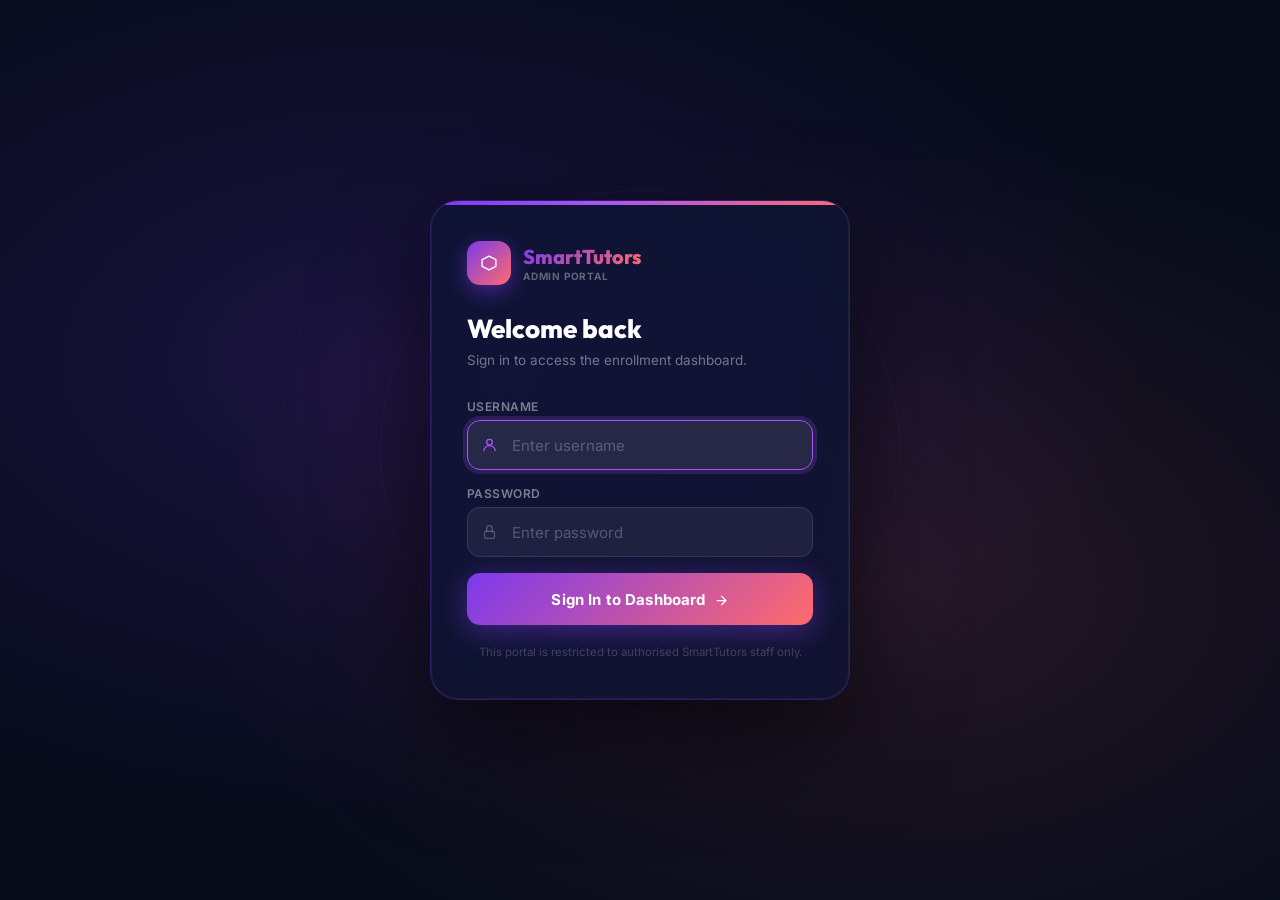
<file: admin.html>
<!DOCTYPE html>
<html lang="en" class="scroll-smooth">
<head>
  <meta charset="UTF-8" />
  <meta name="viewport" content="width=device-width, initial-scale=1.0" />
  <title>Admin Dashboard — SmartTutors.online</title>
  <meta name="description" content="SmartTutors internal admin panel for managing enrollment applications." />
  <meta name="robots" content="noindex, nofollow" />

  <!-- Google Fonts -->
  <link rel="preconnect" href="https://fonts.googleapis.com" />
  <link rel="preconnect" href="https://fonts.gstatic.com" crossorigin />
  <link href="https://fonts.googleapis.com/css2?family=Inter:wght@300;400;500;600;700&family=Outfit:wght@400;600;700;800&display=swap" rel="stylesheet" />

  <style>
    /* ════════════════════════════════════════════
       CSS TOKENS — matches main site design system
       ════════════════════════════════════════════ */
    :root {
      --violet:       #7C3AED;
      --violet-light: #A855F7;
      --coral:        #FF6B6B;
      --coral-light:  #FF8E8E;
      --navy:         #1E293B;
      --navy-dark:    #0f172a;
      --green:        #10B981;
      --green-dark:   #059669;
      --amber:        #F59E0B;
      --red:          #EF4444;
      --white:        #ffffff;
      --gradient:     linear-gradient(135deg, #7C3AED 0%, #FF6B6B 100%);
      --gradient-g:   linear-gradient(135deg, #059669, #10B981);
      --glass-bg:     rgba(255,255,255,0.78);
      --glass-border: rgba(255,255,255,0.5);
      --glass-shadow: 0 8px 32px rgba(31,38,135,0.12);
      --transition:   280ms cubic-bezier(0.16,1,0.3,1);
      --radius:       16px;
    }

    .dark {
      --glass-bg:     rgba(13,18,40,0.82);
      --glass-border: rgba(255,255,255,0.07);
      --glass-shadow: 0 8px 32px rgba(0,0,0,0.4);
    }

    *, *::before, *::after { box-sizing: border-box; margin: 0; padding: 0; }
    html { scroll-behavior: smooth; }

    body {
      font-family: 'Inter', sans-serif;
      -webkit-font-smoothing: antialiased;
      background: #f1f5f9;
      min-height: 100vh;
      color: var(--navy);
      transition: background 400ms, color 400ms;
    }

    .dark body, body.dark-mode {
      background: var(--navy-dark);
      color: rgba(255,255,255,0.88);
    }

    body.dark-applied {
      background: #060b1a;
      color: rgba(255,255,255,0.88);
    }

    /* ─── Scrollbar ─── */
    ::-webkit-scrollbar { width: 6px; height: 6px; }
    ::-webkit-scrollbar-track { background: transparent; }
    ::-webkit-scrollbar-thumb {
      background: linear-gradient(to bottom, #7C3AED, #FF6B6B);
      border-radius: 3px;
    }

    /* ─── Gradient text ─── */
    .gradient-text {
      background: var(--gradient);
      -webkit-background-clip: text;
      -webkit-text-fill-color: transparent;
      background-clip: text;
    }

    /* ════════════════════════════════════════════
       BACKGROUND BLOBS
       ════════════════════════════════════════════ */
    .page-bg {
      position: fixed;
      inset: 0;
      pointer-events: none;
      z-index: 0;
      overflow: hidden;
    }

    .bg-blob {
      position: absolute;
      border-radius: 50%;
      filter: blur(90px);
      animation: blobFloat 8s ease-in-out infinite;
    }

    .bg-blob-1 {
      width: 500px; height: 500px;
      background: rgba(124,58,237,0.1);
      top: -150px; left: -150px;
    }

    .bg-blob-2 {
      width: 400px; height: 400px;
      background: rgba(255,107,107,0.08);
      bottom: -100px; right: -100px;
      animation-delay: -3s;
    }

    .bg-blob-3 {
      width: 300px; height: 300px;
      background: rgba(16,185,129,0.06);
      top: 40%; left: 50%;
      animation-delay: -5s;
    }

    @keyframes blobFloat {
      0%, 100% { transform: translate(0,0) scale(1); }
      33%       { transform: translate(20px,-20px) scale(1.04); }
      66%       { transform: translate(-15px,15px) scale(0.97); }
    }

    /* ════════════════════════════════════════════
       LAYOUT
       ════════════════════════════════════════════ */
    .admin-wrap {
      position: relative;
      z-index: 1;
      max-width: 1280px;
      margin: 0 auto;
      padding: 32px 24px 64px;
    }

    @media (max-width: 768px) {
      .admin-wrap { padding: 20px 16px 48px; }
    }

    /* ════════════════════════════════════════════
       HEADER
       ════════════════════════════════════════════ */
    .admin-header {
      display: flex;
      align-items: center;
      justify-content: space-between;
      gap: 16px;
      flex-wrap: wrap;
      margin-bottom: 36px;
    }

    .admin-logo-row {
      display: flex;
      align-items: center;
      gap: 14px;
    }

    .admin-logo-icon {
      display: flex;
      align-items: center;
      justify-content: center;
      width: 48px;
      height: 48px;
      border-radius: 14px;
      background: var(--gradient);
      box-shadow: 0 6px 20px rgba(124,58,237,0.38);
      flex-shrink: 0;
    }

    .admin-title-block {}

    .admin-title {
      font-family: 'Outfit', sans-serif;
      font-size: 26px;
      font-weight: 800;
      line-height: 1.1;
    }

    .admin-subtitle {
      font-size: 13px;
      color: #64748b;
      margin-top: 2px;
    }

    .dark-applied .admin-subtitle { color: rgba(255,255,255,0.45); }

    /* ─── Header Actions ─── */
    .header-actions {
      display: flex;
      align-items: center;
      gap: 10px;
      flex-wrap: wrap;
    }

    .btn {
      display: inline-flex;
      align-items: center;
      gap: 7px;
      padding: 9px 18px;
      border-radius: 10px;
      font-family: 'Inter', sans-serif;
      font-size: 13px;
      font-weight: 600;
      cursor: pointer;
      border: none;
      transition: all var(--transition);
      white-space: nowrap;
      text-decoration: none;
    }

    .btn-ghost {
      background: rgba(124,58,237,0.06);
      color: var(--violet);
      border: 1.5px solid rgba(124,58,237,0.18);
    }

    .btn-ghost:hover {
      background: rgba(124,58,237,0.12);
      border-color: var(--violet);
      transform: translateY(-1px);
    }

    .btn-danger {
      background: rgba(239,68,68,0.07);
      color: var(--red);
      border: 1.5px solid rgba(239,68,68,0.18);
    }

    .btn-danger:hover {
      background: rgba(239,68,68,0.14);
      border-color: var(--red);
      transform: translateY(-1px);
    }

    .btn-primary {
      background: var(--gradient);
      color: white;
      box-shadow: 0 4px 16px rgba(124,58,237,0.36);
    }

    .btn-primary:hover {
      transform: translateY(-2px);
      box-shadow: 0 8px 24px rgba(124,58,237,0.48);
    }

    /* Theme toggle */
    .theme-toggle-btn {
      width: 38px;
      height: 38px;
      padding: 0;
      border-radius: 10px;
      border: 1.5px solid rgba(124,58,237,0.18);
      background: rgba(124,58,237,0.06);
      color: var(--violet);
      display: flex;
      align-items: center;
      justify-content: center;
      cursor: pointer;
      font-size: 18px;
      transition: all var(--transition);
    }

    .theme-toggle-btn:hover {
      background: rgba(124,58,237,0.12);
      transform: rotate(20deg);
    }

    /* ════════════════════════════════════════════
       STATS STRIP
       ════════════════════════════════════════════ */
    .stats-strip {
      display: grid;
      grid-template-columns: repeat(4, 1fr);
      gap: 16px;
      margin-bottom: 28px;
    }

    @media (max-width: 900px) { .stats-strip { grid-template-columns: repeat(2,1fr); } }
    @media (max-width: 480px) { .stats-strip { grid-template-columns: 1fr 1fr; gap: 10px; } }

    .stat-card {
      background: var(--glass-bg);
      backdrop-filter: blur(20px) saturate(180%);
      -webkit-backdrop-filter: blur(20px) saturate(180%);
      border: 1px solid var(--glass-border);
      border-radius: var(--radius);
      padding: 20px 22px;
      box-shadow: var(--glass-shadow);
      display: flex;
      align-items: center;
      gap: 14px;
      transition: transform var(--transition), box-shadow var(--transition);
    }

    .stat-card:hover {
      transform: translateY(-3px);
      box-shadow: 0 16px 40px rgba(124,58,237,0.12);
    }

    .stat-icon {
      width: 44px;
      height: 44px;
      border-radius: 12px;
      display: flex;
      align-items: center;
      justify-content: center;
      font-size: 20px;
      flex-shrink: 0;
    }

    .stat-icon-violet { background: linear-gradient(135deg, rgba(124,58,237,0.15), rgba(168,85,247,0.1)); }
    .stat-icon-coral  { background: linear-gradient(135deg, rgba(255,107,107,0.15), rgba(255,142,142,0.1)); }
    .stat-icon-green  { background: linear-gradient(135deg, rgba(16,185,129,0.15), rgba(5,150,105,0.1)); }
    .stat-icon-amber  { background: linear-gradient(135deg, rgba(245,158,11,0.15), rgba(217,119,6,0.1)); }

    .stat-body {}

    .stat-value {
      font-family: 'Outfit', sans-serif;
      font-size: 28px;
      font-weight: 800;
      line-height: 1;
      margin-bottom: 3px;
    }

    .stat-label {
      font-size: 12px;
      font-weight: 500;
      color: #64748b;
      text-transform: uppercase;
      letter-spacing: 0.05em;
    }

    .dark-applied .stat-label { color: rgba(255,255,255,0.45); }

    /* ════════════════════════════════════════════
       CONTROLS BAR
       ════════════════════════════════════════════ */
    .controls-bar {
      display: flex;
      align-items: center;
      gap: 12px;
      margin-bottom: 20px;
      flex-wrap: wrap;
    }

    .search-wrap {
      flex: 1;
      min-width: 200px;
      position: relative;
    }

    .search-icon {
      position: absolute;
      left: 14px;
      top: 50%;
      transform: translateY(-50%);
      color: #94a3b8;
      pointer-events: none;
    }

    .search-input {
      width: 100%;
      height: 42px;
      padding: 0 14px 0 42px;
      background: var(--glass-bg);
      backdrop-filter: blur(12px);
      -webkit-backdrop-filter: blur(12px);
      border: 1.5px solid rgba(124,58,237,0.14);
      border-radius: 10px;
      font-family: 'Inter', sans-serif;
      font-size: 14px;
      color: var(--navy);
      outline: none;
      transition: border-color var(--transition), box-shadow var(--transition);
    }

    .dark-applied .search-input {
      background: rgba(255,255,255,0.06);
      border-color: rgba(255,255,255,0.1);
      color: rgba(255,255,255,0.88);
    }

    .search-input::placeholder { color: #94a3b8; }

    .search-input:focus {
      border-color: var(--violet);
      box-shadow: 0 0 0 4px rgba(124,58,237,0.1);
    }

    .filter-select {
      height: 42px;
      padding: 0 36px 0 14px;
      background: var(--glass-bg);
      backdrop-filter: blur(12px);
      -webkit-backdrop-filter: blur(12px);
      border: 1.5px solid rgba(124,58,237,0.14);
      border-radius: 10px;
      font-family: 'Inter', sans-serif;
      font-size: 13px;
      font-weight: 500;
      color: var(--navy);
      outline: none;
      cursor: pointer;
      appearance: none;
      -webkit-appearance: none;
      background-image: url("data:image/svg+xml,%3Csvg xmlns='http://www.w3.org/2000/svg' width='12' height='12' viewBox='0 0 24 24' fill='none'%3E%3Cpath d='M6 9l6 6 6-6' stroke='%237C3AED' stroke-width='2' stroke-linecap='round' stroke-linejoin='round'/%3E%3C/svg%3E");
      background-repeat: no-repeat;
      background-position: right 12px center;
      transition: border-color var(--transition), box-shadow var(--transition);
    }

    .dark-applied .filter-select {
      background-color: rgba(255,255,255,0.06);
      border-color: rgba(255,255,255,0.1);
      color: rgba(255,255,255,0.88);
      color-scheme: dark;
    }

    .filter-select:focus {
      border-color: var(--violet);
      box-shadow: 0 0 0 4px rgba(124,58,237,0.1);
    }

    /* ════════════════════════════════════════════
       TABLE CONTAINER
       ════════════════════════════════════════════ */
    .table-glass {
      background: var(--glass-bg);
      backdrop-filter: blur(24px) saturate(180%);
      -webkit-backdrop-filter: blur(24px) saturate(180%);
      border: 1px solid var(--glass-border);
      border-radius: 20px;
      box-shadow: var(--glass-shadow), 0 0 0 1px rgba(255,255,255,0.4) inset;
      overflow: hidden;
    }

    .dark-applied .table-glass {
      box-shadow: var(--glass-shadow);
    }

    .table-header {
      display: flex;
      align-items: center;
      justify-content: space-between;
      padding: 20px 24px;
      border-bottom: 1px solid rgba(124,58,237,0.08);
      gap: 12px;
      flex-wrap: wrap;
    }

    .dark-applied .table-header { border-color: rgba(255,255,255,0.06); }

    .table-title {
      font-family: 'Outfit', sans-serif;
      font-size: 17px;
      font-weight: 700;
    }

    .table-count {
      display: inline-flex;
      align-items: center;
      padding: 3px 10px;
      background: rgba(124,58,237,0.08);
      border: 1px solid rgba(124,58,237,0.15);
      border-radius: 999px;
      font-size: 12px;
      font-weight: 700;
      color: var(--violet);
      margin-left: 10px;
    }

    .dark-applied .table-count {
      background: rgba(124,58,237,0.18);
      border-color: rgba(168,85,247,0.3);
      color: #C084FC;
    }

    /* ─── Table ─── */
    .table-scroll { overflow-x: auto; }

    table {
      width: 100%;
      border-collapse: collapse;
      font-size: 14px;
    }

    thead {
      background: rgba(124,58,237,0.04);
      border-bottom: 1px solid rgba(124,58,237,0.08);
    }

    .dark-applied thead {
      background: rgba(124,58,237,0.08);
      border-color: rgba(255,255,255,0.06);
    }

    th {
      padding: 13px 18px;
      text-align: left;
      font-size: 11px;
      font-weight: 700;
      letter-spacing: 0.07em;
      text-transform: uppercase;
      color: #64748b;
      white-space: nowrap;
      cursor: pointer;
      user-select: none;
      transition: color var(--transition);
    }

    .dark-applied th { color: rgba(255,255,255,0.4); }

    th:hover { color: var(--violet); }
    .dark-applied th:hover { color: #A855F7; }

    th .sort-icon {
      display: inline-block;
      margin-left: 4px;
      opacity: 0.4;
      transition: opacity var(--transition), transform var(--transition);
    }

    th.sort-asc  .sort-icon,
    th.sort-desc .sort-icon { opacity: 1; color: var(--violet); }
    th.sort-desc .sort-icon { transform: rotate(180deg); }

    tbody tr {
      border-bottom: 1px solid rgba(124,58,237,0.05);
      transition: background var(--transition);
      animation: rowFadeIn 0.3s ease forwards;
    }

    @keyframes rowFadeIn {
      from { opacity: 0; transform: translateX(-8px); }
      to   { opacity: 1; transform: translateX(0); }
    }

    .dark-applied tbody tr { border-color: rgba(255,255,255,0.04); }

    tbody tr:last-child { border-bottom: none; }

    tbody tr:hover {
      background: rgba(124,58,237,0.04);
    }

    .dark-applied tbody tr:hover { background: rgba(124,58,237,0.08); }

    td {
      padding: 16px 18px;
      vertical-align: top;
    }

    /* ─── Student Cell ─── */
    .student-cell {
      display: flex;
      align-items: center;
      gap: 12px;
      min-width: 160px;
    }

    .student-avatar {
      width: 38px;
      height: 38px;
      border-radius: 12px;
      background: var(--gradient);
      display: flex;
      align-items: center;
      justify-content: center;
      font-family: 'Outfit', sans-serif;
      font-size: 14px;
      font-weight: 700;
      color: white;
      flex-shrink: 0;
      box-shadow: 0 4px 12px rgba(124,58,237,0.3);
    }

    .student-name {
      font-weight: 600;
      color: var(--navy);
      line-height: 1.3;
    }

    .dark-applied .student-name { color: rgba(255,255,255,0.9); }

    .student-email {
      font-size: 12px;
      color: #94a3b8;
      margin-top: 2px;
    }

    /* ─── Level Badge ─── */
    .level-badge {
      display: inline-flex;
      align-items: center;
      padding: 5px 11px;
      border-radius: 8px;
      font-size: 12px;
      font-weight: 600;
      white-space: nowrap;
    }

    .level-o {
      background: linear-gradient(135deg, rgba(124,58,237,0.12), rgba(168,85,247,0.08));
      color: var(--violet);
      border: 1px solid rgba(124,58,237,0.2);
    }

    .level-a {
      background: linear-gradient(135deg, rgba(255,107,107,0.12), rgba(255,142,142,0.08));
      color: #e55;
      border: 1px solid rgba(255,107,107,0.2);
    }

    .dark-applied .level-o { background: rgba(124,58,237,0.2); border-color: rgba(168,85,247,0.3); color: #C084FC; }
    .dark-applied .level-a { background: rgba(255,107,107,0.15); border-color: rgba(255,107,107,0.25); color: #FCA5A5; }

    /* ─── Subject Tags ─── */
    .subject-tags {
      display: flex;
      flex-wrap: wrap;
      gap: 5px;
      min-width: 220px;
      max-width: 340px;
    }

    .subject-tag {
      display: inline-flex;
      align-items: center;
      padding: 3px 9px;
      background: rgba(124,58,237,0.07);
      border: 1px solid rgba(124,58,237,0.14);
      border-radius: 6px;
      font-size: 11px;
      font-weight: 500;
      color: #475569;
      white-space: nowrap;
      transition: all 0.18s ease;
    }

    .subject-tag:hover {
      background: rgba(124,58,237,0.14);
      color: var(--violet);
    }

    .dark-applied .subject-tag {
      background: rgba(124,58,237,0.12);
      border-color: rgba(168,85,247,0.2);
      color: rgba(255,255,255,0.65);
    }

    .dark-applied .subject-tag:hover {
      background: rgba(124,58,237,0.22);
      color: #C084FC;
    }

    /* ─── Date Cell ─── */
    .date-cell {
      white-space: nowrap;
      min-width: 110px;
    }

    .date-primary { font-size: 13px; font-weight: 500; color: var(--navy); }
    .dark-applied .date-primary { color: rgba(255,255,255,0.8); }
    .date-secondary { font-size: 11px; color: #94a3b8; margin-top: 2px; }

    /* ─── Actions Cell ─── */
    .actions-cell {
      display: flex;
      align-items: center;
      gap: 8px;
      min-width: 140px;
    }

    /* WhatsApp Button */
    .wa-btn {
      display: inline-flex;
      align-items: center;
      gap: 6px;
      padding: 9px 14px;
      background: linear-gradient(135deg, #25D366, #128C7E);
      color: white;
      font-size: 13px;
      font-weight: 600;
      border: none;
      border-radius: 10px;
      cursor: pointer;
      text-decoration: none;
      transition: transform var(--transition), box-shadow var(--transition);
      box-shadow: 0 3px 12px rgba(37,211,102,0.35);
      white-space: nowrap;
    }

    .wa-btn:hover {
      transform: translateY(-2px) scale(1.03);
      box-shadow: 0 6px 20px rgba(37,211,102,0.5);
    }

    .wa-btn:active { transform: scale(0.97); }

    /* Delete Button */
    .del-btn {
      display: flex;
      align-items: center;
      justify-content: center;
      width: 34px;
      height: 34px;
      background: rgba(239,68,68,0.07);
      border: 1.5px solid rgba(239,68,68,0.15);
      border-radius: 9px;
      color: #94a3b8;
      cursor: pointer;
      transition: all var(--transition);
    }

    .del-btn:hover {
      background: rgba(239,68,68,0.14);
      border-color: var(--red);
      color: var(--red);
      transform: scale(1.08);
    }

    /* ════════════════════════════════════════════
       EMPTY STATE
       ════════════════════════════════════════════ */
    .empty-state {
      display: flex;
      flex-direction: column;
      align-items: center;
      text-align: center;
      padding: 72px 32px;
      gap: 16px;
    }

    .empty-icon {
      width: 80px;
      height: 80px;
      border-radius: 24px;
      background: linear-gradient(135deg, rgba(124,58,237,0.1), rgba(255,107,107,0.08));
      border: 1px solid rgba(124,58,237,0.15);
      display: flex;
      align-items: center;
      justify-content: center;
      font-size: 36px;
      margin-bottom: 8px;
    }

    .empty-title {
      font-family: 'Outfit', sans-serif;
      font-size: 22px;
      font-weight: 700;
      color: var(--navy);
    }

    .dark-applied .empty-title { color: rgba(255,255,255,0.88); }

    .empty-sub {
      font-size: 14px;
      color: #64748b;
      max-width: 380px;
      line-height: 1.6;
    }

    .dark-applied .empty-sub { color: rgba(255,255,255,0.4); }

    .empty-link {
      display: inline-flex;
      align-items: center;
      gap: 7px;
      padding: 11px 22px;
      background: var(--gradient);
      color: white;
      font-size: 14px;
      font-weight: 600;
      border-radius: 11px;
      text-decoration: none;
      box-shadow: 0 4px 18px rgba(124,58,237,0.38);
      transition: transform var(--transition), box-shadow var(--transition);
    }

    .empty-link:hover {
      transform: translateY(-2px);
      box-shadow: 0 8px 26px rgba(124,58,237,0.5);
    }

    /* ════════════════════════════════════════════
       DELETE CONFIRM TOAST
       ════════════════════════════════════════════ */
    .toast {
      position: fixed;
      bottom: 28px;
      left: 50%;
      transform: translateX(-50%) translateY(80px);
      background: var(--navy);
      color: white;
      padding: 12px 20px;
      border-radius: 12px;
      font-size: 13px;
      font-weight: 500;
      display: flex;
      align-items: center;
      gap: 10px;
      box-shadow: 0 8px 30px rgba(0,0,0,0.25);
      z-index: 9999;
      transition: transform 0.35s cubic-bezier(0.16,1,0.3,1), opacity 0.35s ease;
      opacity: 0;
      min-width: 260px;
      justify-content: center;
    }

    .toast.show {
      transform: translateX(-50%) translateY(0);
      opacity: 1;
    }

    /* ════════════════════════════════════════════
       CONFIRM DIALOG
       ════════════════════════════════════════════ */
    .confirm-overlay {
      position: fixed;
      inset: 0;
      z-index: 8000;
      background: rgba(10,15,35,0.6);
      backdrop-filter: blur(10px);
      -webkit-backdrop-filter: blur(10px);
      display: flex;
      align-items: center;
      justify-content: center;
      padding: 20px;
      opacity: 0;
      transition: opacity 0.28s ease;
    }

    .confirm-overlay.show { opacity: 1; }
    .confirm-overlay[hidden] { display: none; }

    .confirm-card {
      background: var(--glass-bg);
      backdrop-filter: blur(30px);
      -webkit-backdrop-filter: blur(30px);
      border: 1px solid var(--glass-border);
      border-radius: 20px;
      padding: 32px;
      max-width: 400px;
      width: 100%;
      box-shadow: 0 30px 80px rgba(124,58,237,0.18);
      transform: scale(0.94);
      transition: transform 0.28s cubic-bezier(0.16,1,0.3,1);
      text-align: center;
    }

    .confirm-overlay.show .confirm-card { transform: scale(1); }

    .confirm-icon {
      font-size: 44px;
      margin-bottom: 16px;
    }

    .confirm-title {
      font-family: 'Outfit', sans-serif;
      font-size: 20px;
      font-weight: 700;
      margin-bottom: 10px;
      color: var(--navy);
    }

    .dark-applied .confirm-title { color: rgba(255,255,255,0.9); }

    .confirm-msg {
      font-size: 14px;
      color: #64748b;
      line-height: 1.6;
      margin-bottom: 24px;
    }

    .dark-applied .confirm-msg { color: rgba(255,255,255,0.5); }

    .confirm-actions {
      display: flex;
      gap: 10px;
      justify-content: center;
    }

    /* ════════════════════════════════════════════
       FOOTER
       ════════════════════════════════════════════ */
    .admin-footer {
      margin-top: 36px;
      text-align: center;
      font-size: 12px;
      color: #94a3b8;
    }

    .dark-applied .admin-footer { color: rgba(255,255,255,0.25); }

    .admin-footer a {
      color: var(--violet);
      text-decoration: none;
    }

    .admin-footer a:hover { text-decoration: underline; }

    /* ── Responsive ── */
    @media (max-width: 640px) {
      .admin-header { gap: 12px; }
      .header-actions { width: 100%; justify-content: flex-end; }
      .controls-bar { flex-direction: column; align-items: stretch; }
      .search-wrap { min-width: unset; }
      .filter-select { width: 100%; }
    }
    /* ════════════════════════════════════════════
       LOGIN WALL
       ════════════════════════════════════════════ */

    /* Dashboard hidden until authenticated */
    #admin-dashboard { display: none; }
    #admin-dashboard.auth-granted { display: block; }

    /* Full-screen login overlay */
    #login-wall {
      position: fixed;
      inset: 0;
      z-index: 9999;
      display: flex;
      align-items: center;
      justify-content: center;
      padding: 24px;
      background: radial-gradient(
        ellipse at 30% 40%,
        rgba(124,58,237,0.18) 0%, transparent 60%
      ),
      radial-gradient(
        ellipse at 70% 65%,
        rgba(255,107,107,0.12) 0%, transparent 55%
      ),
      #060b1a;
      transition: opacity 480ms cubic-bezier(0.16,1,0.3,1);
    }

    #login-wall.fade-out {
      opacity: 0;
      pointer-events: none;
    }

    /* Animated background particles on login */
    .login-bg-ring {
      position: absolute;
      border-radius: 50%;
      border: 1px solid rgba(124,58,237,0.15);
      animation: ringExpand 6s ease-in-out infinite;
      pointer-events: none;
    }
    .login-bg-ring:nth-child(1) { width:320px; height:320px; animation-delay:0s; }
    .login-bg-ring:nth-child(2) { width:520px; height:520px; animation-delay:-2s; opacity:.6; }
    .login-bg-ring:nth-child(3) { width:720px; height:720px; animation-delay:-4s; opacity:.3; }
    @keyframes ringExpand {
      0%, 100% { transform: scale(1); opacity: .15; }
      50%       { transform: scale(1.06); opacity: .08; }
    }

    /* Login card */
    .login-card {
      position: relative;
      z-index: 1;
      width: 100%;
      max-width: 420px;
      background: rgba(15, 20, 50, 0.85);
      backdrop-filter: blur(40px) saturate(180%);
      -webkit-backdrop-filter: blur(40px) saturate(180%);
      border: 1px solid rgba(124,58,237,0.28);
      border-radius: 28px;
      overflow: hidden;
      box-shadow:
        0 40px 100px rgba(0,0,0,0.6),
        0 0 0 1px rgba(255,255,255,0.05) inset;
    }

    /* Gradient top bar */
    .login-card::before {
      content: '';
      display: block;
      height: 4px;
      background: linear-gradient(90deg, #7C3AED, #A855F7 40%, #FF6B6B);
    }

    .login-inner {
      padding: 36px 36px 40px;
    }

    /* Logo */
    .login-logo {
      display: flex;
      align-items: center;
      gap: 12px;
      margin-bottom: 28px;
    }

    .login-logo-icon {
      width: 44px;
      height: 44px;
      border-radius: 13px;
      background: linear-gradient(135deg, #7C3AED, #FF6B6B);
      display: flex;
      align-items: center;
      justify-content: center;
      box-shadow: 0 6px 20px rgba(124,58,237,0.5);
      flex-shrink: 0;
    }

    .login-logo-text {
      font-family: 'Outfit', sans-serif;
      font-size: 20px;
      font-weight: 800;
      background: linear-gradient(135deg, #7C3AED, #FF6B6B);
      -webkit-background-clip: text;
      -webkit-text-fill-color: transparent;
      background-clip: text;
    }

    .login-logo-badge {
      font-size: 10px;
      font-weight: 700;
      letter-spacing: 0.08em;
      text-transform: uppercase;
      color: rgba(255,255,255,0.35);
      margin-top: 1px;
    }

    /* Heading */
    .login-heading {
      font-family: 'Outfit', sans-serif;
      font-size: 26px;
      font-weight: 800;
      color: white;
      line-height: 1.2;
      margin-bottom: 6px;
    }

    .login-subheading {
      font-size: 13.5px;
      color: rgba(255,255,255,0.42);
      margin-bottom: 28px;
      line-height: 1.55;
    }

    /* Fields */
    .login-field {
      display: flex;
      flex-direction: column;
      gap: 6px;
      margin-bottom: 16px;
    }

    .login-label {
      font-size: 12px;
      font-weight: 600;
      letter-spacing: 0.04em;
      text-transform: uppercase;
      color: rgba(255,255,255,0.45);
    }

    .login-input-wrap {
      position: relative;
    }

    .login-input-icon {
      position: absolute;
      left: 14px;
      top: 50%;
      transform: translateY(-50%);
      color: rgba(255,255,255,0.25);
      pointer-events: none;
      transition: color 0.25s ease;
    }

    .login-input {
      width: 100%;
      height: 50px;
      padding: 0 16px 0 44px;
      background: rgba(255,255,255,0.06);
      border: 1.5px solid rgba(255,255,255,0.1);
      border-radius: 13px;
      font-family: 'Inter', sans-serif;
      font-size: 15px;
      color: white;
      outline: none;
      transition: border-color 0.25s ease, box-shadow 0.25s ease, background 0.25s ease;
      -webkit-appearance: none;
    }

    .login-input::placeholder { color: rgba(255,255,255,0.25); }

    .login-input:focus {
      border-color: #A855F7;
      box-shadow: 0 0 0 4px rgba(168,85,247,0.18);
      background: rgba(255,255,255,0.09);
    }

    .login-input:focus + .login-input-icon,
    .login-input-wrap:focus-within .login-input-icon {
      color: #A855F7;
    }

    .login-input.error {
      border-color: #ef4444;
      box-shadow: 0 0 0 4px rgba(239,68,68,0.15);
    }

    /* Error message */
    .login-error {
      display: flex;
      align-items: center;
      gap: 8px;
      padding: 11px 14px;
      background: rgba(239,68,68,0.1);
      border: 1px solid rgba(239,68,68,0.25);
      border-radius: 10px;
      font-size: 13px;
      font-weight: 500;
      color: #f87171;
      margin-bottom: 16px;
      animation: loginShake 0.38s ease-out;
    }

    .login-error[hidden] { display: none; }

    @keyframes loginShake {
      0%  { transform: translateX(0); }
      15% { transform: translateX(-8px); }
      30% { transform: translateX(8px); }
      45% { transform: translateX(-5px); }
      60% { transform: translateX(5px); }
      75% { transform: translateX(-2px); }
      100%{ transform: translateX(0); }
    }

    /* Submit */
    .login-btn {
      width: 100%;
      height: 52px;
      display: flex;
      align-items: center;
      justify-content: center;
      gap: 10px;
      background: linear-gradient(135deg, #7C3AED, #FF6B6B);
      color: white;
      font-family: 'Inter', sans-serif;
      font-size: 15px;
      font-weight: 700;
      border: none;
      border-radius: 13px;
      cursor: pointer;
      position: relative;
      overflow: hidden;
      transition: transform 0.25s ease, box-shadow 0.25s ease;
      box-shadow: 0 6px 28px rgba(124,58,237,0.45);
      margin-top: 4px;
      letter-spacing: 0.01em;
    }

    .login-btn::before {
      content: '';
      position: absolute;
      inset: 0;
      background: linear-gradient(135deg, rgba(255,255,255,0.15), transparent);
      opacity: 0;
      transition: opacity 0.25s ease;
    }

    .login-btn:hover { transform: translateY(-2px); box-shadow: 0 10px 36px rgba(124,58,237,0.6); }
    .login-btn:hover::before { opacity: 1; }
    .login-btn:active { transform: scale(0.98); }

    .login-btn:disabled {
      opacity: 0.6;
      cursor: not-allowed;
      transform: none;
    }

    /* Login spinner */
    .login-spinner {
      display: none;
      width: 20px;
      height: 20px;
      border: 2.5px solid rgba(255,255,255,0.3);
      border-top-color: white;
      border-radius: 50%;
      animation: spin 0.7s linear infinite;
    }

    .login-btn.loading .login-btn-text { display: none; }
    .login-btn.loading .login-spinner   { display: block; }

    @keyframes spin { to { transform: rotate(360deg); } }

    /* Footer note */
    .login-footer-note {
      text-align: center;
      font-size: 11.5px;
      color: rgba(255,255,255,0.2);
      margin-top: 20px;
    }

    /* ── Logout button in admin header ── */
    .btn-logout {
      background: rgba(239,68,68,0.07);
      color: #f87171;
      border: 1.5px solid rgba(239,68,68,0.2);
    }
    .btn-logout:hover {
      background: rgba(239,68,68,0.15);
      border-color: #ef4444;
      transform: translateY(-1px);
    }

  </style>
</head>

<body id="admin-body">

  <!-- ══ LOGIN WALL ══ -->
  <div id="login-wall" role="dialog" aria-modal="true" aria-label="Admin Login">
    <!-- Decorative rings -->
    <div class="login-bg-ring"></div>
    <div class="login-bg-ring"></div>
    <div class="login-bg-ring"></div>

    <div class="login-card">
      <div class="login-inner">

        <!-- Logo -->
        <div class="login-logo">
          <div class="login-logo-icon" aria-hidden="true">
            <svg width="22" height="22" viewBox="0 0 32 32" fill="none">
              <path d="M16 6L6 11V21L16 26L26 21V11L16 6Z" stroke="white" stroke-width="2" stroke-linejoin="round"/>
            </svg>
          </div>
          <div>
            <div class="login-logo-text">SmartTutors</div>
            <div class="login-logo-badge">Admin Portal</div>
          </div>
        </div>

        <h1 class="login-heading">Welcome back</h1>
        <p class="login-subheading">Sign in to access the enrollment dashboard.</p>

        <!-- Error message -->
        <div id="login-error" class="login-error" role="alert" hidden>
          <svg width="16" height="16" viewBox="0 0 24 24" fill="none"><circle cx="12" cy="12" r="10" stroke="currentColor" stroke-width="1.8"/><path d="M12 8v4M12 16h.01" stroke="currentColor" stroke-width="2" stroke-linecap="round"/></svg>
          Invalid credentials. Please try again.
        </div>

        <!-- Login Form -->
        <form id="login-form" novalidate autocomplete="off">

          <div class="login-field">
            <label class="login-label" for="login-username">Username</label>
            <div class="login-input-wrap">
              <input
                type="text"
                id="login-username"
                class="login-input"
                placeholder="Enter username"
                autocomplete="username"
                autocorrect="off"
                autocapitalize="none"
                spellcheck="false"
                required
              />
              <svg class="login-input-icon" width="17" height="17" viewBox="0 0 24 24" fill="none"><circle cx="12" cy="8" r="4" stroke="currentColor" stroke-width="1.8"/><path d="M4 20c0-4 3.6-7 8-7s8 3 8 7" stroke="currentColor" stroke-width="1.8" stroke-linecap="round"/></svg>
            </div>
          </div>

          <div class="login-field">
            <label class="login-label" for="login-password">Password</label>
            <div class="login-input-wrap">
              <input
                type="password"
                id="login-password"
                class="login-input"
                placeholder="Enter password"
                autocomplete="current-password"
                required
              />
              <svg class="login-input-icon" width="17" height="17" viewBox="0 0 24 24" fill="none"><rect x="5" y="11" width="14" height="10" rx="2" stroke="currentColor" stroke-width="1.8"/><path d="M8 11V7a4 4 0 018 0v4" stroke="currentColor" stroke-width="1.8" stroke-linecap="round"/></svg>
            </div>
          </div>

          <button type="submit" id="login-btn" class="login-btn">
            <div class="login-spinner"></div>
            <span class="login-btn-text">
              Sign In to Dashboard
              <svg width="15" height="15" viewBox="0 0 24 24" fill="none" style="display:inline;margin-left:4px;vertical-align:middle"><path d="M5 12h14M12 5l7 7-7 7" stroke="white" stroke-width="2" stroke-linecap="round" stroke-linejoin="round"/></svg>
            </span>
          </button>

        </form>

        <p class="login-footer-note">This portal is restricted to authorised SmartTutors staff only.</p>
      </div>
    </div>
  </div>

  <!-- ══ DASHBOARD (hidden until authenticated) ══ -->
  <div id="admin-dashboard">

  <!-- Background blobs -->
  <div class="page-bg" aria-hidden="true">
    <div class="bg-blob bg-blob-1"></div>
    <div class="bg-blob bg-blob-2"></div>
    <div class="bg-blob bg-blob-3"></div>
  </div>

  <div class="admin-wrap">

    <!-- ══ HEADER ══ -->
    <header class="admin-header">
      <div class="admin-logo-row">
        <div class="admin-logo-icon" aria-hidden="true">
          <svg width="26" height="26" viewBox="0 0 32 32" fill="none">
            <path d="M16 6L6 11V21L16 26L26 21V11L16 6Z" stroke="white" stroke-width="2" stroke-linejoin="round"/>
            <path d="M16 6V26M6 11L26 21M26 11L6 21" stroke="white" stroke-width="1" stroke-opacity="0.4"/>
          </svg>
        </div>
        <div class="admin-title-block">
          <h1 class="admin-title"><span class="gradient-text">SmartTutors</span> Admin</h1>
          <p class="admin-subtitle" id="admin-subtitle">Enrollment Applications Dashboard</p>
        </div>
      </div>

      <div class="header-actions">
        <button class="btn btn-ghost" id="export-btn" title="Export as JSON">
          <svg width="14" height="14" viewBox="0 0 24 24" fill="none"><path d="M21 15v4a2 2 0 01-2 2H5a2 2 0 01-2-2v-4M7 10l5 5 5-5M12 15V3" stroke="currentColor" stroke-width="2" stroke-linecap="round" stroke-linejoin="round"/></svg>
          Export JSON
        </button>
        <button class="btn btn-danger" id="clear-btn" title="Clear all records">
          <svg width="14" height="14" viewBox="0 0 24 24" fill="none"><path d="M3 6h18M8 6V4h8v2M19 6l-1 14H6L5 6" stroke="currentColor" stroke-width="2" stroke-linecap="round" stroke-linejoin="round"/></svg>
          Clear All
        </button>
        <button class="theme-toggle-btn" id="theme-toggle" aria-label="Toggle dark mode" title="Toggle dark mode">☀️</button>
    <!-- Logout button injected dynamically by JS -->
    <a href="index.html" class="btn btn-primary" id="back-to-site-btn">
      <svg width="14" height="14" viewBox="0 0 24 24" fill="none"><path d="M10 19l-7-7 7-7M21 12H3" stroke="white" stroke-width="2" stroke-linecap="round" stroke-linejoin="round"/></svg>
      Back to Site
    </a>
      </div>
    </header>

    <!-- ══ STATS ══ -->
    <div class="stats-strip" id="stats-strip">
      <div class="stat-card">
        <div class="stat-icon stat-icon-violet">📋</div>
        <div class="stat-body">
          <div class="stat-value gradient-text" id="stat-total">0</div>
          <div class="stat-label">Total Applications</div>
        </div>
      </div>
      <div class="stat-card">
        <div class="stat-icon stat-icon-coral">🎓</div>
        <div class="stat-body">
          <div class="stat-value" id="stat-olevel" style="background: linear-gradient(135deg,#7C3AED,#A855F7);-webkit-background-clip:text;-webkit-text-fill-color:transparent;background-clip:text">0</div>
          <div class="stat-label">O Level / IGCSE</div>
        </div>
      </div>
      <div class="stat-card">
        <div class="stat-icon stat-icon-green">🏆</div>
        <div class="stat-body">
          <div class="stat-value" id="stat-alevel" style="background: linear-gradient(135deg,#FF6B6B,#FF8E8E);-webkit-background-clip:text;-webkit-text-fill-color:transparent;background-clip:text">0</div>
          <div class="stat-label">AS &amp; A Level</div>
        </div>
      </div>
      <div class="stat-card">
        <div class="stat-icon stat-icon-amber">📚</div>
        <div class="stat-body">
          <div class="stat-value" id="stat-subjects" style="background: linear-gradient(135deg,#F59E0B,#D97706);-webkit-background-clip:text;-webkit-text-fill-color:transparent;background-clip:text">0</div>
          <div class="stat-label">Avg Subjects / Student</div>
        </div>
      </div>
    </div>

    <!-- ══ CONTROLS BAR ══ -->
    <div class="controls-bar">
      <div class="search-wrap">
        <span class="search-icon">
          <svg width="16" height="16" viewBox="0 0 24 24" fill="none"><circle cx="11" cy="11" r="8" stroke="currentColor" stroke-width="2"/><path d="M21 21l-4.35-4.35" stroke="currentColor" stroke-width="2" stroke-linecap="round"/></svg>
        </span>
        <input
          type="search"
          id="search-input"
          class="search-input"
          placeholder="Search by name, email, subject…"
          aria-label="Search applications"
        />
      </div>
      <select id="level-filter" class="filter-select" aria-label="Filter by level">
        <option value="">All Levels</option>
        <option value="o-level">O Level / IGCSE</option>
        <option value="a-level">AS &amp; A Level</option>
      </select>
    </div>

    <!-- ══ TABLE ══ -->
    <div class="table-glass">
      <div class="table-header">
        <div>
          <span class="table-title">Enrollment Applications</span>
          <span class="table-count" id="table-count">0</span>
        </div>
        <div style="font-size:12px;color:#94a3b8;" id="last-updated"></div>
      </div>

      <!-- Table or empty state injected here -->
      <div id="table-body"></div>
    </div>

    <!-- ══ FOOTER ══ -->
    <footer class="admin-footer">
      <p>SmartTutors.online Admin Panel &nbsp;·&nbsp; Data stored in browser localStorage &nbsp;·&nbsp; <a href="index.html">Return to public site →</a></p>
    </footer>

  </div><!-- /admin-wrap -->


  </div><!-- /admin-dashboard -->

  <!-- ══ DELETE CONFIRM DIALOG ══ -->
  <div class="confirm-overlay" id="confirm-overlay" hidden>
    <div class="confirm-card">
      <div class="confirm-icon">🗑️</div>
      <h2 class="confirm-title">Delete Application?</h2>
      <p class="confirm-msg" id="confirm-msg">This will permanently remove the enrollment record. This action cannot be undone.</p>
      <div class="confirm-actions">
        <button class="btn btn-ghost" id="confirm-cancel">Cancel</button>
        <button class="btn btn-danger" id="confirm-delete">Yes, Delete</button>
      </div>
    </div>
  </div>

  <!-- ══ TOAST ══ -->
  <div class="toast" id="toast" role="status" aria-live="polite"></div>


  <script>
    'use strict';

    /* ═══════════════════════════════════════════════
       STORE — reads/writes st_enrollments in localStorage
       ═══════════════════════════════════════════════ */
    const STORAGE_KEY = 'st_enrollments';

    const LEVEL_LABELS = {
      'o-level': 'Cambridge O Level / IGCSE',
      'a-level': 'Cambridge International AS & A Level',
    };

    const SUBJECT_LABELS = {
      'english':             'English Language',
      'mathematics':         'Mathematics',
      'physics':             'Physics',
      'chemistry':           'Chemistry',
      'biology':             'Biology',
      'cs':                  'Computer Science',
      'it':                  'Information Technology',
      'economics':           'Economics',
      'business':            'Business Studies',
      'accounting':          'Accounting',
      'pakistan-studies':    'Pakistan Studies',
      'islamiyat':           'Islamiyat',
      'global-perspectives': 'Global Perspectives',
    };

    function getAll() {
      try {
        const raw = JSON.parse(localStorage.getItem(STORAGE_KEY) || '[]');
        return Array.isArray(raw) ? raw : [];
      } catch { return []; }
    }

    function deleteById(id) {
      const filtered = getAll().filter(r => r.id !== id);
      localStorage.setItem(STORAGE_KEY, JSON.stringify(filtered));
    }

    function clearAll() {
      localStorage.removeItem(STORAGE_KEY);
    }

    /* ═══════════════════════════════════════════════
       DARK MODE
       ═══════════════════════════════════════════════ */
    const body       = document.getElementById('admin-body');
    const themeBtn   = document.getElementById('theme-toggle');
    let   darkMode   = localStorage.getItem('st-theme') === 'dark' ||
                       (!localStorage.getItem('st-theme') && window.matchMedia('(prefers-color-scheme: dark)').matches);

    function applyTheme() {
      body.classList.toggle('dark-applied', darkMode);
      themeBtn.textContent = darkMode ? '☀️' : '🌙';
    }

    themeBtn.addEventListener('click', () => {
      darkMode = !darkMode;
      localStorage.setItem('st-theme', darkMode ? 'dark' : 'light');
      applyTheme();
    });

    applyTheme();

    /* ═══════════════════════════════════════════════
       TOAST
       ═══════════════════════════════════════════════ */
    const toastEl = document.getElementById('toast');
    let   toastTimer;

    function showToast(msg, emoji = '✅') {
      clearTimeout(toastTimer);
      toastEl.innerHTML = `<span>${emoji}</span> ${msg}`;
      toastEl.classList.add('show');
      toastTimer = setTimeout(() => toastEl.classList.remove('show'), 3200);
    }

    /* ═══════════════════════════════════════════════
       CONFIRM DIALOG
       ═══════════════════════════════════════════════ */
    const overlay      = document.getElementById('confirm-overlay');
    const confirmMsg   = document.getElementById('confirm-msg');
    const cancelBtn    = document.getElementById('confirm-cancel');
    const deleteBtn    = document.getElementById('confirm-delete');
    let   pendingDelete = null;

    function showConfirm(id, name) {
      pendingDelete = id;
      confirmMsg.textContent = `This will permanently remove ${name}'s enrollment record. This action cannot be undone.`;
      overlay.hidden = false;
      requestAnimationFrame(() => { requestAnimationFrame(() => { overlay.classList.add('show'); }); });
      deleteBtn.focus();
    }

    function hideConfirm() {
      overlay.classList.remove('show');
      overlay.addEventListener('transitionend', () => { overlay.hidden = true; }, { once: true });
      pendingDelete = null;
    }

    cancelBtn.addEventListener('click', hideConfirm);
    overlay.addEventListener('click', (e) => { if (e.target === overlay) hideConfirm(); });
    document.addEventListener('keydown', (e) => { if (e.key === 'Escape' && !overlay.hidden) hideConfirm(); });

    deleteBtn.addEventListener('click', () => {
      if (!pendingDelete) return;
      deleteById(pendingDelete);
      hideConfirm();
      render();
      showToast('Application deleted.', '🗑️');
    });

    /* ═══════════════════════════════════════════════
       SORT STATE
       ═══════════════════════════════════════════════ */
    let sortCol = 'submittedAt';
    let sortDir = 'desc'; // 'asc' | 'desc'

    /* ═══════════════════════════════════════════════
       FORMAT HELPERS
       ═══════════════════════════════════════════════ */
    function formatDate(iso) {
      try {
        const d = new Date(iso);
        return {
          date: d.toLocaleDateString('en-GB', { day: '2-digit', month: 'short', year: 'numeric' }),
          time: d.toLocaleTimeString('en-GB', { hour: '2-digit', minute: '2-digit' }),
        };
      } catch { return { date: '—', time: '' }; }
    }

    function initials(name) {
      if (!name) return '?';
      return name.split(' ').slice(0,2).map(w => w[0] || '').join('').toUpperCase();
    }

    function buildWAUrl(phone, name) {
      const clean = phone.replace(/\D/g, '');
      const msg = encodeURIComponent(
        `Hi ${name.split(' ')[0]}! 👋 This is SmartTutors — we received your enrollment application and would love to discuss your class schedule. When would be a good time to chat?`
      );
      return `https://wa.me/${clean}?text=${msg}`;
    }

    function getSubjectLabels(record) {
      if (record.subjectLabels?.length) return record.subjectLabels;
      return (record.subjects || []).map(s => SUBJECT_LABELS[s] || s);
    }

    function getLevelLabel(record) {
      if (record.levelLabel) return record.levelLabel;
      return LEVEL_LABELS[record.level] || record.level;
    }

    /* ═══════════════════════════════════════════════
       STATS
       ═══════════════════════════════════════════════ */
    function updateStats(data) {
      const total    = data.length;
      const oLevel   = data.filter(r => r.level === 'o-level').length;
      const aLevel   = data.filter(r => r.level === 'a-level').length;
      const avgSubj  = total ? (data.reduce((a,r) => a + (r.subjects?.length || 0), 0) / total).toFixed(1) : '0';

      document.getElementById('stat-total').textContent    = total;
      document.getElementById('stat-olevel').textContent   = oLevel;
      document.getElementById('stat-alevel').textContent   = aLevel;
      document.getElementById('stat-subjects').textContent = avgSubj;
      document.getElementById('table-count').textContent   = total;

      const sub = document.getElementById('admin-subtitle');
      sub.textContent = total > 0
        ? `${total} application${total !== 1 ? 's' : ''} on record — last updated ${formatDate(new Date().toISOString()).date}`
        : 'Enrollment Applications Dashboard';

      document.getElementById('last-updated').textContent =
        total > 0 ? `Updated ${new Date().toLocaleTimeString('en-GB', { hour: '2-digit', minute: '2-digit' })}` : '';
    }

    /* ═══════════════════════════════════════════════
       RENDER TABLE
       ═══════════════════════════════════════════════ */
    function buildTable(data) {
      if (!data.length) {
        return `
          <div class="empty-state">
            <div class="empty-icon">📬</div>
            <div class="empty-title">No Applications Yet</div>
            <p class="empty-sub">When students fill in the enrollment form on the main site, their applications will appear here automatically.</p>
            <a href="index.html" class="empty-link">
              <svg width="14" height="14" viewBox="0 0 24 24" fill="none"><path d="M10 19l-7-7 7-7M21 12H3" stroke="white" stroke-width="2" stroke-linecap="round" stroke-linejoin="round"/></svg>
              Go to SmartTutors →
            </a>
          </div>`;
      }

      const rows = data.map((r, idx) => {
        const { date, time } = formatDate(r.submittedAt);
        const init   = initials(r.name);
        const waUrl  = buildWAUrl(r.phone || '', r.name || '');
        const level  = r.level || 'o-level';
        const lvlClass = level === 'a-level' ? 'level-a' : 'level-o';
        const subjects = getSubjectLabels(r);
        const lvlLabel = getLevelLabel(r);

        const subjectTags = subjects.map(s =>
          `<span class="subject-tag">${s}</span>`
        ).join('');

        return `
          <tr style="animation-delay:${idx * 40}ms">
            <td>
              <div class="student-cell">
                <div class="student-avatar">${init}</div>
                <div>
                  <div class="student-name">${escHtml(r.name || '—')}</div>
                  <div class="student-email">${escHtml(r.email || '')}</div>
                </div>
              </div>
            </td>
            <td>
              <div style="font-size:13px;font-weight:500;margin-bottom:2px;">${escHtml(r.phone || '—')}</div>
            </td>
            <td>
              <span class="level-badge ${lvlClass}">${escHtml(lvlLabel)}</span>
            </td>
            <td>
              <div class="subject-tags">${subjectTags}</div>
            </td>
            <td>
              <div class="date-cell">
                <div class="date-primary">${date}</div>
                <div class="date-secondary">${time}</div>
              </div>
            </td>
            <td>
              <div class="actions-cell">
                <a href="${waUrl}" target="_blank" rel="noopener noreferrer" class="wa-btn" aria-label="WhatsApp ${escHtml(r.name)}">
                  <svg width="15" height="15" viewBox="0 0 24 24" fill="currentColor"><path d="M17.472 14.382c-.297-.149-1.758-.867-2.03-.967-.273-.099-.471-.148-.67.15-.197.297-.767.966-.94 1.164-.173.199-.347.223-.644.075-.297-.15-1.255-.463-2.39-1.475-.883-.788-1.48-1.761-1.653-2.059-.173-.297-.018-.458.13-.606.134-.133.298-.347.446-.52.149-.174.198-.298.298-.497.099-.198.05-.371-.025-.52-.075-.149-.669-1.612-.916-2.207-.242-.579-.487-.5-.669-.51-.173-.008-.371-.01-.57-.01-.198 0-.52.074-.792.372-.272.297-1.04 1.016-1.04 2.479 0 1.462 1.065 2.875 1.213 3.074.149.198 2.096 3.2 5.077 4.487.709.306 1.262.489 1.694.625.712.227 1.36.195 1.871.118.571-.085 1.758-.719 2.006-1.413.248-.694.248-1.289.173-1.413-.074-.124-.272-.198-.57-.347z"/><path d="M20.52 3.449C12.831-3.984.106 1.407.101 11.893c-.001 2.096.549 4.14 1.595 5.945L0 24l6.335-1.652c1.746.943 3.71 1.444 5.71 1.447h.006c9.893 0 15.355-8.067 11.88-15.999-.717-1.634-1.849-3.13-3.411-4.347z"/></svg>
                  WhatsApp
                </a>
                <button class="del-btn" data-id="${escHtml(r.id)}" data-name="${escHtml(r.name)}" aria-label="Delete ${escHtml(r.name)}'s application" title="Delete">
                  <svg width="15" height="15" viewBox="0 0 24 24" fill="none"><path d="M3 6h18M8 6V4h8v2M19 6l-1 14H6L5 6" stroke="currentColor" stroke-width="1.8" stroke-linecap="round" stroke-linejoin="round"/></svg>
                </button>
              </div>
            </td>
          </tr>`;
      }).join('');

      return `
        <div class="table-scroll">
          <table>
            <thead>
              <tr>
                <th class="sortable ${sortCol==='name'?'sort-'+sortDir:''}" data-col="name">
                  Student <span class="sort-icon">↑</span>
                </th>
                <th class="sortable ${sortCol==='phone'?'sort-'+sortDir:''}" data-col="phone">
                  Phone <span class="sort-icon">↑</span>
                </th>
                <th class="sortable ${sortCol==='level'?'sort-'+sortDir:''}" data-col="level">
                  Level <span class="sort-icon">↑</span>
                </th>
                <th>Subjects</th>
                <th class="sortable ${sortCol==='submittedAt'?'sort-'+sortDir:''}" data-col="submittedAt">
                  Applied On <span class="sort-icon">↑</span>
                </th>
                <th>Actions</th>
              </tr>
            </thead>
            <tbody>${rows}</tbody>
          </table>
        </div>`;
    }

    function escHtml(str) {
      return String(str ?? '').replace(/[&<>"']/g, c => ({
        '&':'&amp;','<':'&lt;','>':'&gt;','"':'&quot;',"'":'&#39;'
      }[c]));
    }

    /* ═══════════════════════════════════════════════
       MAIN RENDER
       ═══════════════════════════════════════════════ */
    let currentQuery  = '';
    let currentLevel  = '';

    function getFiltered() {
      let data = getAll();

      // Filter by level
      if (currentLevel) data = data.filter(r => r.level === currentLevel);

      // Filter by search query
      if (currentQuery.trim()) {
        const q = currentQuery.toLowerCase();
        data = data.filter(r => {
          const subjectStr = getSubjectLabels(r).join(' ').toLowerCase();
          return (
            r.name?.toLowerCase().includes(q) ||
            r.email?.toLowerCase().includes(q) ||
            r.phone?.includes(q) ||
            getLevelLabel(r).toLowerCase().includes(q) ||
            subjectStr.includes(q)
          );
        });
      }

      // Sort
      data.sort((a, b) => {
        let va = a[sortCol] ?? '';
        let vb = b[sortCol] ?? '';
        if (sortDir === 'asc') return va > vb ? 1 : -1;
        return va < vb ? 1 : -1;
      });

      return data;
    }

    function render() {
      const all      = getAll();
      const filtered = getFiltered();

      updateStats(all);
      document.getElementById('table-count').textContent = filtered.length;
      document.getElementById('table-body').innerHTML = buildTable(filtered);

      // Wire sort headers
      document.querySelectorAll('th[data-col]').forEach(th => {
        th.addEventListener('click', () => {
          const col = th.dataset.col;
          if (sortCol === col) { sortDir = sortDir === 'asc' ? 'desc' : 'asc'; }
          else { sortCol = col; sortDir = 'asc'; }
          render();
        });
      });

      // Wire delete buttons
      document.querySelectorAll('.del-btn').forEach(btn => {
        btn.addEventListener('click', () => {
          showConfirm(btn.dataset.id, btn.dataset.name);
        });
      });
    }

    /* ═══════════════════════════════════════════════
       SEARCH & FILTER
       ═══════════════════════════════════════════════ */
    document.getElementById('search-input').addEventListener('input', (e) => {
      currentQuery = e.target.value;
      render();
    });

    document.getElementById('level-filter').addEventListener('change', (e) => {
      currentLevel = e.target.value;
      render();
    });

    /* ═══════════════════════════════════════════════
       EXPORT
       ═══════════════════════════════════════════════ */
    document.getElementById('export-btn').addEventListener('click', () => {
      const data = getAll();
      if (!data.length) { showToast('No data to export.', '⚠️'); return; }
      const blob = new Blob([JSON.stringify(data, null, 2)], { type: 'application/json' });
      const url  = URL.createObjectURL(blob);
      const a    = document.createElement('a');
      a.href     = url;
      a.download = `smarttutors-enrollments-${new Date().toISOString().slice(0,10)}.json`;
      a.click();
      URL.revokeObjectURL(url);
      showToast(`Exported ${data.length} record${data.length !== 1 ? 's' : ''}.`, '📤');
    });

    /* ═══════════════════════════════════════════════
       CLEAR ALL
       ═══════════════════════════════════════════════ */
    document.getElementById('clear-btn').addEventListener('click', () => {
      if (!getAll().length) { showToast('No records to clear.', '⚠️'); return; }
      pendingDelete = '__ALL__';
      confirmMsg.textContent = 'This will permanently delete ALL enrollment applications. This cannot be undone.';
      overlay.hidden = false;
      requestAnimationFrame(() => { requestAnimationFrame(() => { overlay.classList.add('show'); }); });
      deleteBtn.focus();
    });

    // Override the delete confirm to handle __ALL__ case
    deleteBtn.addEventListener('click', () => {
      // already wired above — but we need to intercept __ALL__
    }, { capture: true });

    // Use a separate click handler that fires before the one above
    deleteBtn.removeEventListener('click', deleteBtn._handler);
    deleteBtn._handler = () => {
      if (pendingDelete === '__ALL__') {
        clearAll();
        hideConfirm();
        render();
        showToast('All applications cleared.', '🗑️');
      } else if (pendingDelete) {
        deleteById(pendingDelete);
        hideConfirm();
        render();
        showToast('Application deleted.', '🗑️');
      }
    };
    deleteBtn.addEventListener('click', deleteBtn._handler);

    /* ═══════════════════════════════════════════════
       LIVE SYNC (across tabs)
       ═══════════════════════════════════════════════ */
    window.addEventListener('storage', (e) => {
      if (e.key === STORAGE_KEY) {
        render();
        showToast('New application received!', '🔔');
      }
    });

    /* ═══════════════════════════════════════════════
       AUTH — Login Wall
       ═══════════════════════════════════════════════ */
    const SESSION_KEY   = 'st_admin_logged_in';
    const ADMIN_USER    = 'Smarttutors';
    const ADMIN_PASS    = 'Sm@rttutors7586';

    const loginWall     = document.getElementById('login-wall');
    const loginForm     = document.getElementById('login-form');
    const loginUsernameEl = document.getElementById('login-username');
    const loginPasswordEl = document.getElementById('login-password');
    const loginErrorEl  = document.getElementById('login-error');
    const loginBtnEl    = document.getElementById('login-btn');
    const dashboard     = document.getElementById('admin-dashboard');

    function grantAccess() {
      sessionStorage.setItem(SESSION_KEY, '1');

      // Fade out the login wall, then hide it and show dashboard
      loginWall.classList.add('fade-out');
      loginWall.addEventListener('transitionend', () => {
        loginWall.style.display = 'none';
      }, { once: true });

      // Reveal dashboard
      dashboard.classList.add('auth-granted');

      // Inject Logout button into the header actions (before the Back to Site btn)
      const headerActions = document.querySelector('.header-actions');
      if (headerActions && !document.getElementById('logout-btn')) {
        const logoutBtn = document.createElement('button');
        logoutBtn.id        = 'logout-btn';
        logoutBtn.className = 'btn btn-logout';
        logoutBtn.innerHTML = `
          <svg width="14" height="14" viewBox="0 0 24 24" fill="none">
            <path d="M9 21H5a2 2 0 01-2-2V5a2 2 0 012-2h4M16 17l5-5-5-5M21 12H9"
              stroke="currentColor" stroke-width="2" stroke-linecap="round" stroke-linejoin="round"/>
          </svg>
          Logout`;
        logoutBtn.addEventListener('click', logout);
        const backBtn = document.getElementById('back-to-site-btn');
        headerActions.insertBefore(logoutBtn, backBtn);
      }

      // Run dashboard data
      render();
      applyTheme();
    }

    function logout() {
      sessionStorage.removeItem(SESSION_KEY);
      // Reload so the login wall reappears cleanly
      window.location.reload();
    }

    function shakeLoginCard() {
      const card = document.querySelector('.login-card');
      if (!card) return;
      card.animate([
        { transform: 'translateX(0)' },
        { transform: 'translateX(-10px)' },
        { transform: 'translateX(10px)' },
        { transform: 'translateX(-6px)' },
        { transform: 'translateX(6px)' },
        { transform: 'translateX(0)' },
      ], { duration: 420, easing: 'ease-out' });
    }

    function showLoginError() {
      // Remove and re-add to re-trigger shake animation CSS
      loginErrorEl.hidden = false;
      loginErrorEl.style.animation = 'none';
      loginErrorEl.offsetHeight; // reflow
      loginErrorEl.style.animation = '';

      loginUsernameEl.classList.add('error');
      loginPasswordEl.classList.add('error');
      shakeLoginCard();

      // Clear error styling on next input
      const clearError = () => {
        loginUsernameEl.classList.remove('error');
        loginPasswordEl.classList.remove('error');
        loginErrorEl.hidden = true;
        loginUsernameEl.removeEventListener('input', clearError);
        loginPasswordEl.removeEventListener('input', clearError);
      };
      loginUsernameEl.addEventListener('input', clearError);
      loginPasswordEl.addEventListener('input', clearError);
    }

    loginForm?.addEventListener('submit', async (e) => {
      e.preventDefault();

      const user = (loginUsernameEl?.value || '').trim();
      const pass = (loginPasswordEl?.value || '');

      // Brief loading state for perceived security
      loginBtnEl.disabled = true;
      loginBtnEl.classList.add('loading');

      await new Promise(r => setTimeout(r, 600));

      loginBtnEl.disabled = false;
      loginBtnEl.classList.remove('loading');

      if (user === ADMIN_USER && pass === ADMIN_PASS) {
        grantAccess();
      } else {
        showLoginError();
        loginPasswordEl.value = '';
        loginPasswordEl.focus();
      }
    });

    // Allow Enter key on username to move to password
    loginUsernameEl?.addEventListener('keydown', (e) => {
      if (e.key === 'Enter') { e.preventDefault(); loginPasswordEl?.focus(); }
    });

    /* ═══════════════════════════════════════════════
       INIT — Check session on page load
       ═══════════════════════════════════════════════ */
    if (sessionStorage.getItem(SESSION_KEY) === '1') {
      // Already authenticated in this tab — skip login wall
      grantAccess();
      loginWall.style.display = 'none';
    } else {
      // Show login wall, focus username
      loginUsernameEl?.focus();
    }
  </script>

</body>
</html>
</file>
